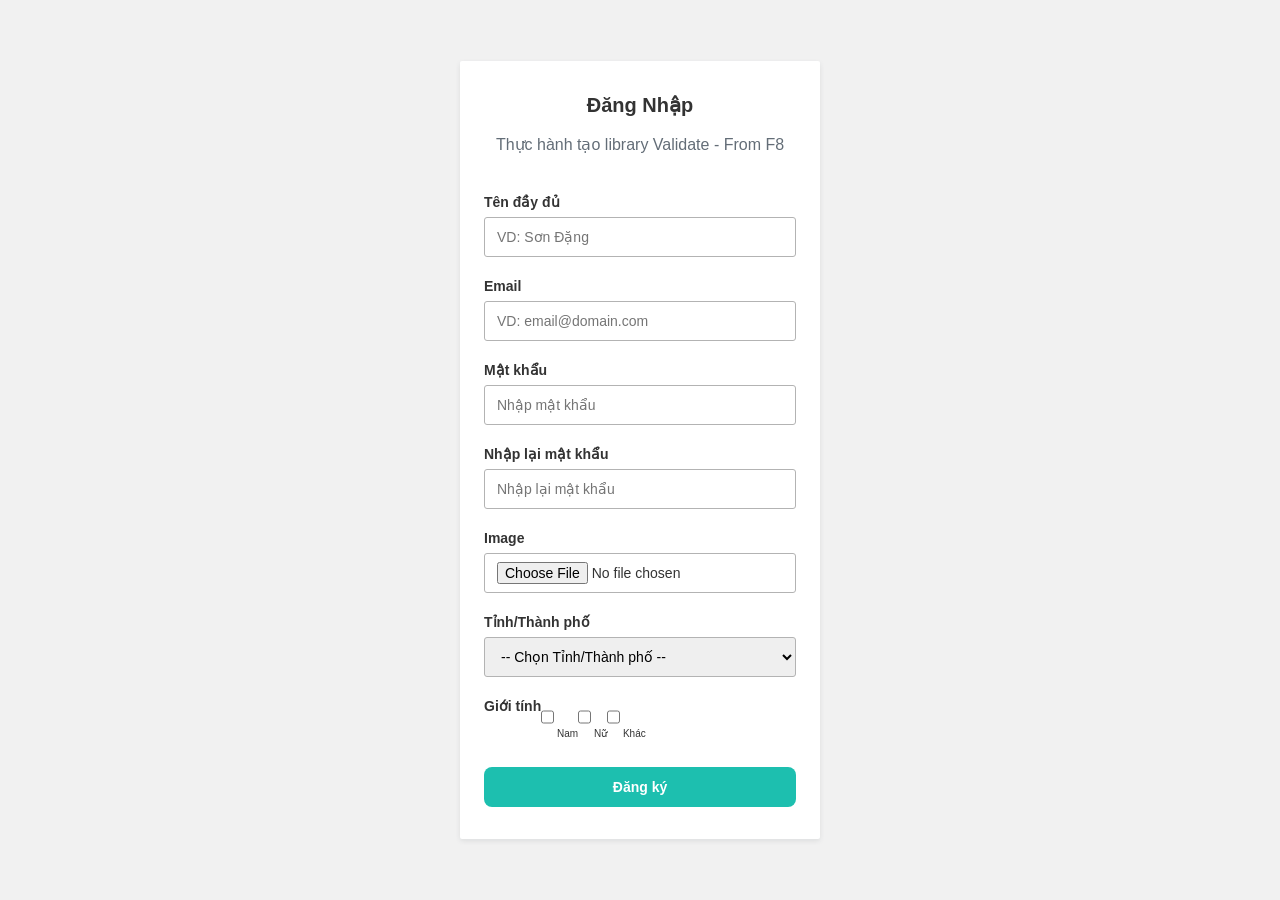
<file: Form/index.html>
<!DOCTYPE html>
<html lang="en">
<head>
    <meta charset="UTF-8">
    <meta name="viewport" content="width=device-width, initial-scale=1.0">
    <title>Login</title>
    <link rel="stylesheet" href="style.css">
</head>
<body>
    <div class="main">

        <form action="" method="POST" class="form" id="form-1">
          <h3 class="heading">Đăng Nhập</h3>
          <p class="desc">Thực hành tạo library Validate - From F8</p>
      
          <div class="spacer"></div>
      
          <div class="form-group">
            <label for="fullname" class="form-label">Tên đầy đủ</label>
            <input id="fullname" name="fullname" type="text" placeholder="VD: Sơn Đặng" class="form-control">
            <span class="form-message"></span>
          </div>
      
          <div class="form-group">
            <label for="email" class="form-label">Email</label>
            <input id="email" name="email" type="text" placeholder="VD: email@domain.com" class="form-control">
            <span class="form-message"></span>
          </div>
      
          <div class="form-group">
            <label for="password" class="form-label">Mật khẩu</label>
            <input id="password" name="password" type="password" placeholder="Nhập mật khẩu" class="form-control">
            <span class="form-message"></span>
          </div>
      
          <div class="form-group">
            <label for="password_confirmation" class="form-label">Nhập lại mật khẩu</label>
            <input id="password_confirmation" name="password_confirmation" placeholder="Nhập lại mật khẩu" type="password" class="form-control">
            <span class="form-message"></span>
          </div>

          <div class="form-group">
            <label for="avatar" class="form-label">Image</label>
            <input id="avatar" name="avatar" type="file" class="form-control">
            <span class="form-message"></span>
          </div>

          <div class="form-group">
            <label for="province" class="form-label">Tỉnh/Thành phố</label>
            <select id="province" name="province" class="form-control">
              <option value="">-- Chọn Tỉnh/Thành phố --</option>
              <option value="saigon">-- Sài Gòn --</option>
              <option value="hanoi">-- Hà nội --</option>
              <option value="vungtau">-- Vũng Tàu --</option>
              <option value="binhduong">-- Binh Duong --</option>
            </select>
            <span class="form-message"></span>
          </div>

          <div class="form-group horizontal">

            <label for="gender-radio" class="form-label">Giới tính</label>
            <div>
              <input name="gender" type="checkbox" value="male" class="form-control">
              Nam
            </div>
            <div>
              <input name="gender" type="checkbox" value="female" class="form-control">
              Nữ
            </div>
            <div>
              <input name="gender" type="checkbox" value="other" class="form-control">
              Khác
            </div>
            <span class="form-message"></span>
          </div>
      
          <button class="form-submit">Đăng ký</button>
        </form>
      </div>
      <script src="./validator.js"></script>
      <script>

        //Expect Output
        Validator({
          form:'#form-1',
          formGroupSelector: '.form-group',
          errorSelector: '.form-message',
          rules: [
          Validator.isRequired('#fullname', 'Vui long nhap ten day du'),
          Validator.isRequired('#email', 'Vui long nhap truong nay'),
          Validator.isEmail('#email', 'Vui long nhap email'),
          Validator.minLength('#password', 6),
          Validator.isRequired('#avatar'),
          Validator.isRequired('#password_confirmation'),
          Validator.isRequired('input[name="gender"]'),
          Validator.isRequired('#province'),
          Validator.isConfirmed('#password_confirmation', function() {
            return document.querySelector('#form-1 #password').value;
          }, 'Mat Khau nhap lai khong chinh xac'),
          ],
          onSubmit: function(data) {
            //Call API
            console.log(data)
          }
        })
      </script>
</body>
</html>
</file>
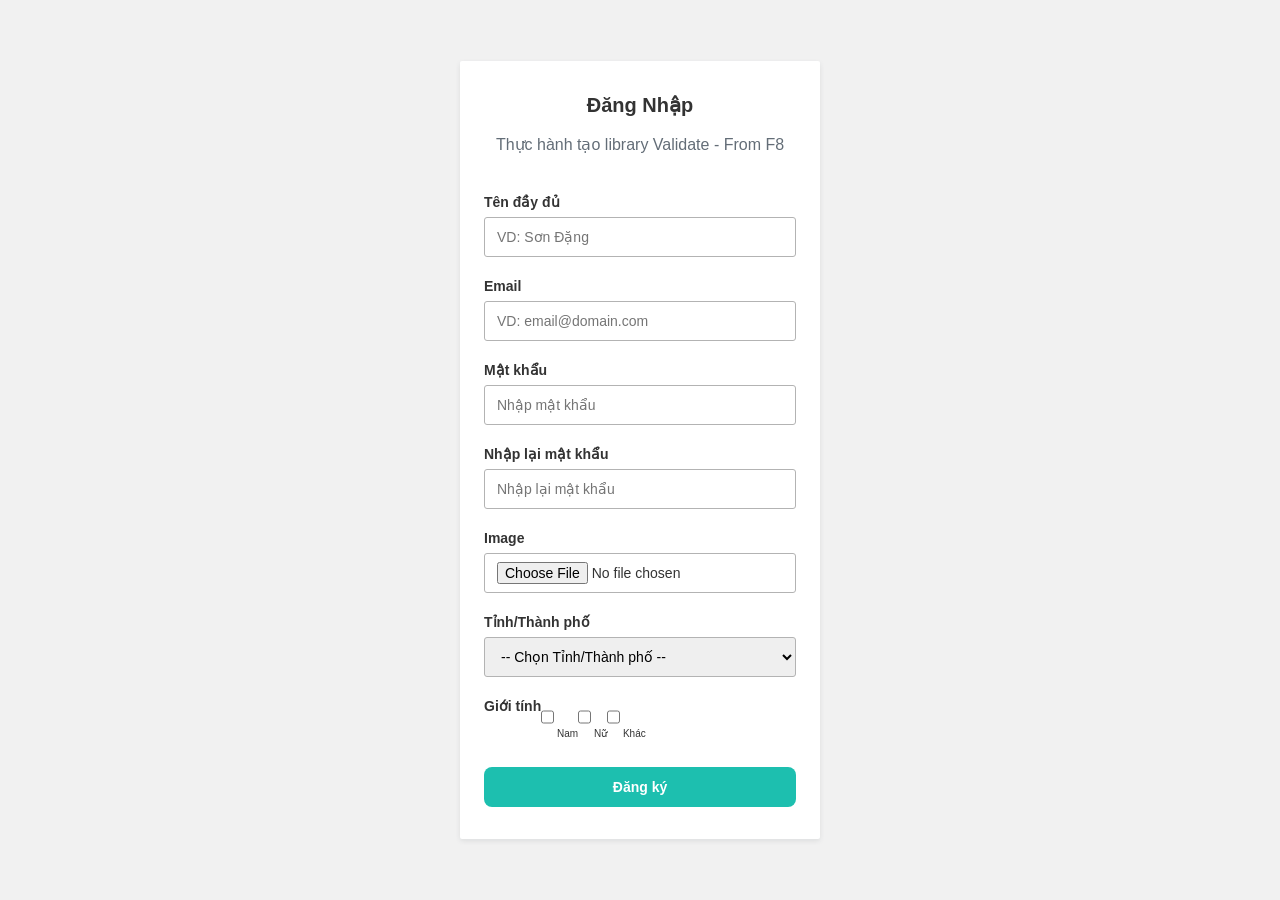
<file: Form2/index.html>
<!DOCTYPE html>
<html lang="en">
<head>
    <meta charset="UTF-8">
    <meta name="viewport" content="width=device-width, initial-scale=1.0">
    <title>Login</title>
    <link rel="stylesheet" href="style.css">
</head>
<body>
    <div class="main">

        <form action="" method="POST" class="form" id="register-form">
          <h3 class="heading">Đăng Nhập</h3>
          <p class="desc">Thực hành tạo library Validate - From F8</p>
      
          <div class="spacer"></div>
      
          <div class="form-group">
            <label for="fullname" class="form-label">Tên đầy đủ</label>
            <input id="fullname" name="fullname" rules="required" type="text" placeholder="VD: Sơn Đặng" class="form-control">
            <span class="form-message"></span>
          </div>
      
          <div class="form-group">
            <label for="email" class="form-label">Email</label>
            <input id="email" name="email" rules="required|email" type="text" placeholder="VD: email@domain.com" class="form-control">
            <span class="form-message"></span>
          </div>
      
          <div class="form-group">
            <label for="password" class="form-label">Mật khẩu</label>
            <input id="password" name="password" rules="required|min:6" type="password" placeholder="Nhập mật khẩu" class="form-control">
            <span class="form-message"></span>
          </div>
      
          <div class="form-group">
            <label for="password_confirmation" class="form-label">Nhập lại mật khẩu</label>
            <input id="password_confirmation" name="password_confirmation" placeholder="Nhập lại mật khẩu" type="password" class="form-control">
            <span class="form-message"></span>
          </div>

          <div class="form-group">
            <label for="avatar" class="form-label">Image</label>
            <input id="avatar" name="avatar" type="file" class="form-control">
            <span class="form-message"></span>
          </div>

          <div class="form-group">
            <label for="province" class="form-label">Tỉnh/Thành phố</label>
            <select id="province" name="province" class="form-control">
              <option value="">-- Chọn Tỉnh/Thành phố --</option>
              <option value="saigon">-- Sài Gòn --</option>
              <option value="hanoi">-- Hà nội --</option>
              <option value="vungtau">-- Vũng Tàu --</option>
              <option value="binhduong">-- Binh Duong --</option>
            </select>
            <span class="form-message"></span>
          </div>

          <div class="form-group horizontal">

            <label for="gender-radio" class="form-label">Giới tính</label>
            <div>
              <input name="gender" type="checkbox" value="male" class="form-control">
              Nam
            </div>
            <div>
              <input name="gender" type="checkbox" value="female" class="form-control">
              Nữ
            </div>
            <div>
              <input name="gender" type="checkbox" value="other" class="form-control">
              Khác
            </div>
            <span class="form-message"></span>
          </div>
      
          <button class="form-submit">Đăng ký</button>
        </form>
      </div>
      <script src="./validator.js"></script>
      <script>
        //1. Mong muon / ki vong / thanh qua => Output la gi?
        Validator('#register-form', {
            onSubmit: function(data) {
                console.log('Call API ...', data)
            }
        })
      </script>
</body>
</html>
</file>
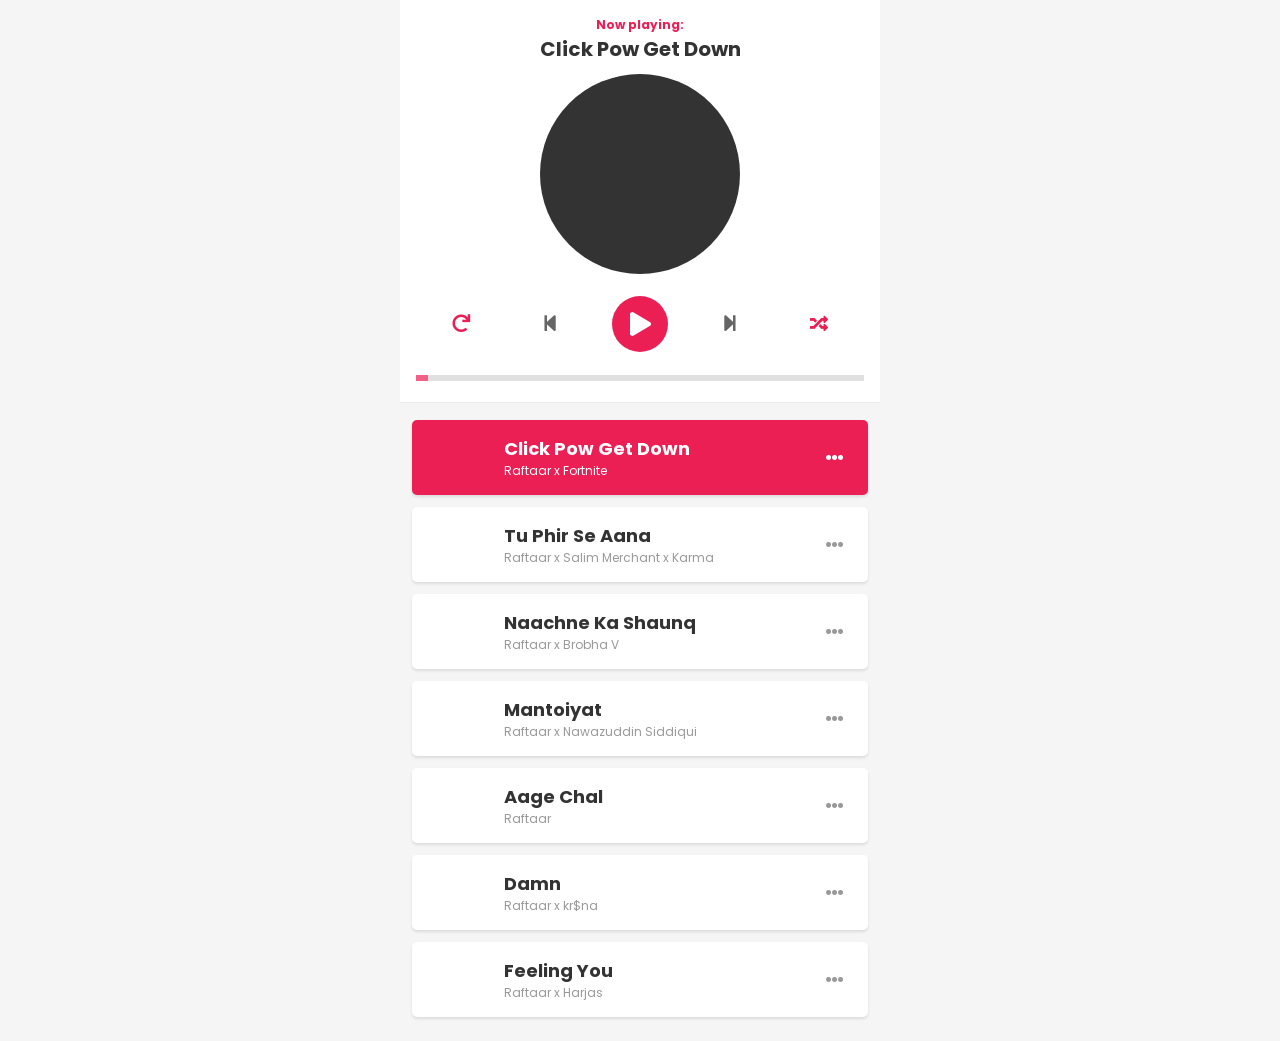
<file: Music Player/index.html>
<!DOCTYPE html>
<html lang="en">
<head>
    <meta charset="UTF-8">
    <meta name="viewport" content="width=device-width, initial-scale=1.0">
    <title>Music player</title>
    <link rel="stylesheet" href="https://cdnjs.cloudflare.com/ajax/libs/font-awesome/5.15.2/css/all.min.css" integrity="sha512-HK5fgLBL+xu6dm/Ii3z4xhlSUyZgTT9tuc/hSrtw6uzJOvgRr2a9jyxxT1ely+B+xFAmJKVSTbpM/CuL7qxO8w==" crossorigin="anonymous" />
    <link rel="preconnect" href="https://fonts.gstatic.com">
    <link rel="stylesheet" href="style.css">
    <link href="https://fonts.googleapis.com/css2?family=Poppins:wght@300;400;600&display=swap" rel="stylesheet">
</head>
<body>

<div class="player">
  <!-- Dashboard -->
  <div class="dashboard">
    <!-- Header -->
    <header>
      <h4>Now playing:</h4>
      <h2>String 57th & 9th</h2>
    </header>

    <!-- CD -->
    <div class="cd">
      <div class="cd-thumb" style="background-image: url('https://i.ytimg.com/vi/jTLhQf5KJSc/maxresdefault.jpg')">
      </div>
    </div>

    <!-- Control -->
    <div class="control">
      <div class="btn btn-repeat">
        <i class="fas fa-redo"></i>
      </div>
      <div class="btn btn-prev">
        <i class="fas fa-step-backward"></i>
      </div>
      <div class="btn btn-toggle-play">
        <i class="fas fa-pause icon-pause"></i>
        <i class="fas fa-play icon-play"></i>
      </div>
      <div class="btn btn-next">
        <i class="fas fa-step-forward"></i>
      </div>
      <div class="btn btn-random">
        <i class="fas fa-random"></i>
      </div>
    </div>

    <input id="progress" class="progress" type="range" value="0" step="1" min="0" max="100">

    <audio id="audio" src=""></audio>
  </div>

  <!-- Playlist -->
  <div class="playlist">
    <div class="song">
      <div class="thumb" style="background-image: url('https://i.ytimg.com/vi/jTLhQf5KJSc/maxresdefault.jpg')">
      </div>
      <div class="body">
        <h3 class="title">Music name</h3>
        <p class="author">Singer</p>
      </div>
      <div class="option">
        <i class="fas fa-ellipsis-h"></i>
      </div>
    </div>
    <div class="song">
      <div class="thumb" style="background-image: url('https://i.ytimg.com/vi/jTLhQf5KJSc/maxresdefault.jpg')">
      </div>
      <div class="body">
        <h3 class="title">Music name</h3>
        <p class="author">Singer</p>
      </div>
      <div class="option">
        <i class="fas fa-ellipsis-h"></i>
      </div>
    </div>
    <div class="song">
      <div class="thumb" style="background-image: url('https://i.ytimg.com/vi/jTLhQf5KJSc/maxresdefault.jpg')">
      </div>
      <div class="body">
        <h3 class="title">Music name</h3>
        <p class="author">Singer</p>
      </div>
      <div class="option">
        <i class="fas fa-ellipsis-h"></i>
      </div>
    </div>
  </div>
</div>
<script src="script.js"></script>
<!-- Design from: https://static.collectui.com/shots/3671744/musicloud-revolutionary-app-for-music-streaming-large -->
</body>
</html>
</file>
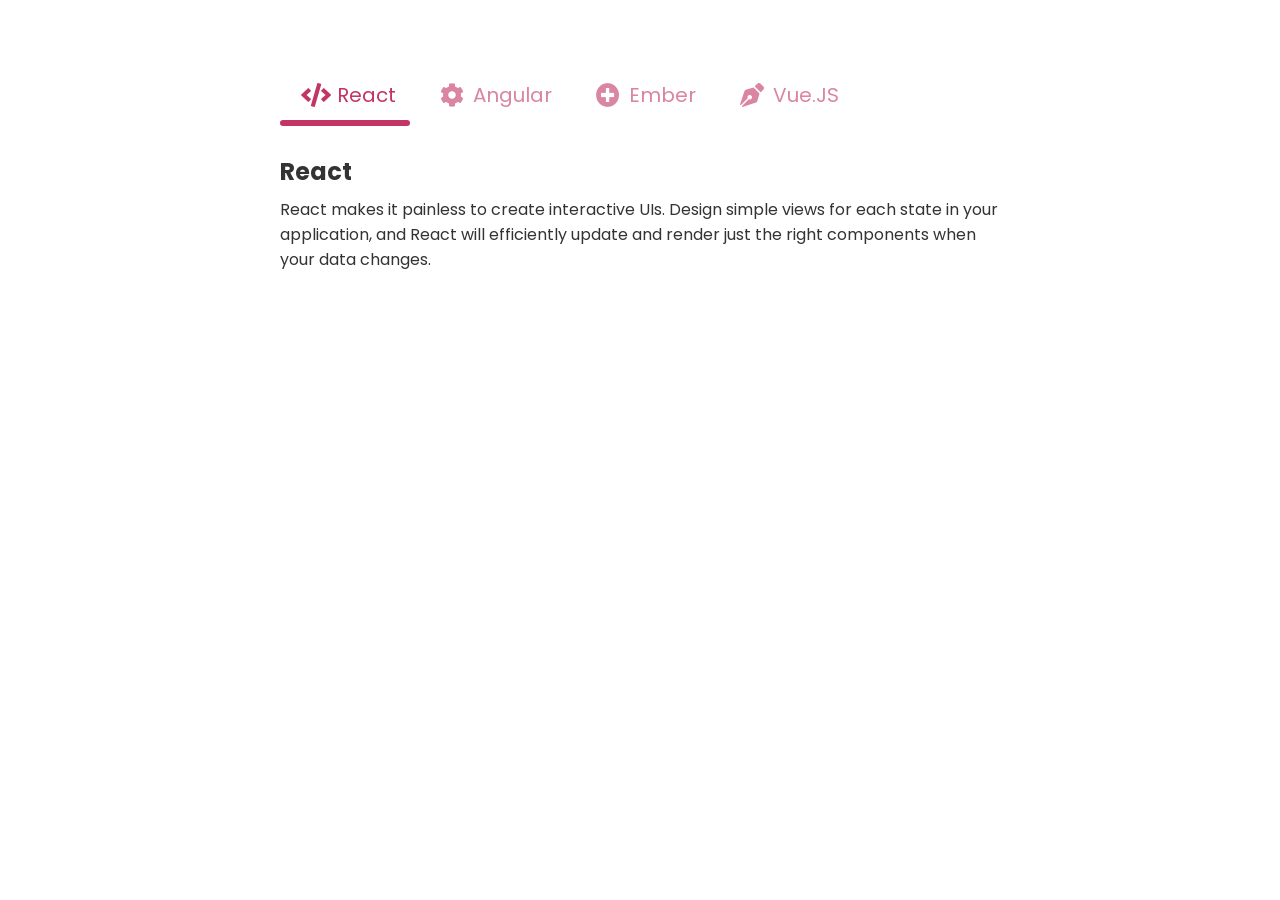
<file: UI Tabs/index.html>
<!DOCTYPE html>
<html lang="en">
<head>
    <meta charset="UTF-8">
    <meta name="viewport" content="width=device-width, initial-scale=1.0">
    <title>UI Tabs</title>
    <link rel="preconnect" href="https://fonts.gstatic.com">
    <link rel="stylesheet" href="https://cdnjs.cloudflare.com/ajax/libs/font-awesome/5.15.2/css/all.min.css" integrity="sha512-HK5fgLBL+xu6dm/Ii3z4xhlSUyZgTT9tuc/hSrtw6uzJOvgRr2a9jyxxT1ely+B+xFAmJKVSTbpM/CuL7qxO8w==" crossorigin="anonymous" />
    <link href="https://fonts.googleapis.com/css2?family=Poppins:wght@300;400;500;600&display=swap" rel="stylesheet">
    <link rel="stylesheet" href="style.css">
</head>
<body>
    <div>
        <div>
            <!-- Tab items -->
            <div class="tabs">
                <div class="tab-item active">
                <i class="tab-icon fas fa-code"></i>
                React
                </div>
                <div class="tab-item">
                <i class="tab-icon fas fa-cog"></i>
                Angular
                </div>
                <div class="tab-item">
                <i class="tab-icon fas fa-plus-circle"></i>
                Ember
                </div>
                <div class="tab-item">
                <i class="tab-icon fas fa-pen-nib"></i>
                Vue.JS
                </div>
                <div class="line"></div>
            </div>
    
            <!-- Tab content -->
            <div class="tab-content">
                <div class="tab-pane active">
                <h2>React</h2>
                <p>React makes it painless to create interactive UIs. Design simple views for each state in your application, and React will efficiently update and render just the right components when your data changes.</p>
                </div>
                <div class="tab-pane">
                <h2>Angular</h2>
                <p>Angular is an application design framework and development platform for creating efficient and sophisticated single-page apps.</p>
                </div>
                <div class="tab-pane">
                <h2>Ember</h2>
                <p>Ember.js is a productive, battle-tested JavaScript framework for building modern web applications. It includes everything you need to build rich UIs that work on any device.</p>
                </div>
                <div class="tab-pane">
                <h2>Vue.js</h2>
                <p>Vue (pronounced /vjuː/, like view) is a progressive framework for building user interfaces. Unlike other monolithic frameworks, Vue is designed from the ground up to be incrementally adoptable. </p>
                </div>
            </div>
            </div>
    </div>
        
<script src="script.js"></script>
</body>
</html>
</file>
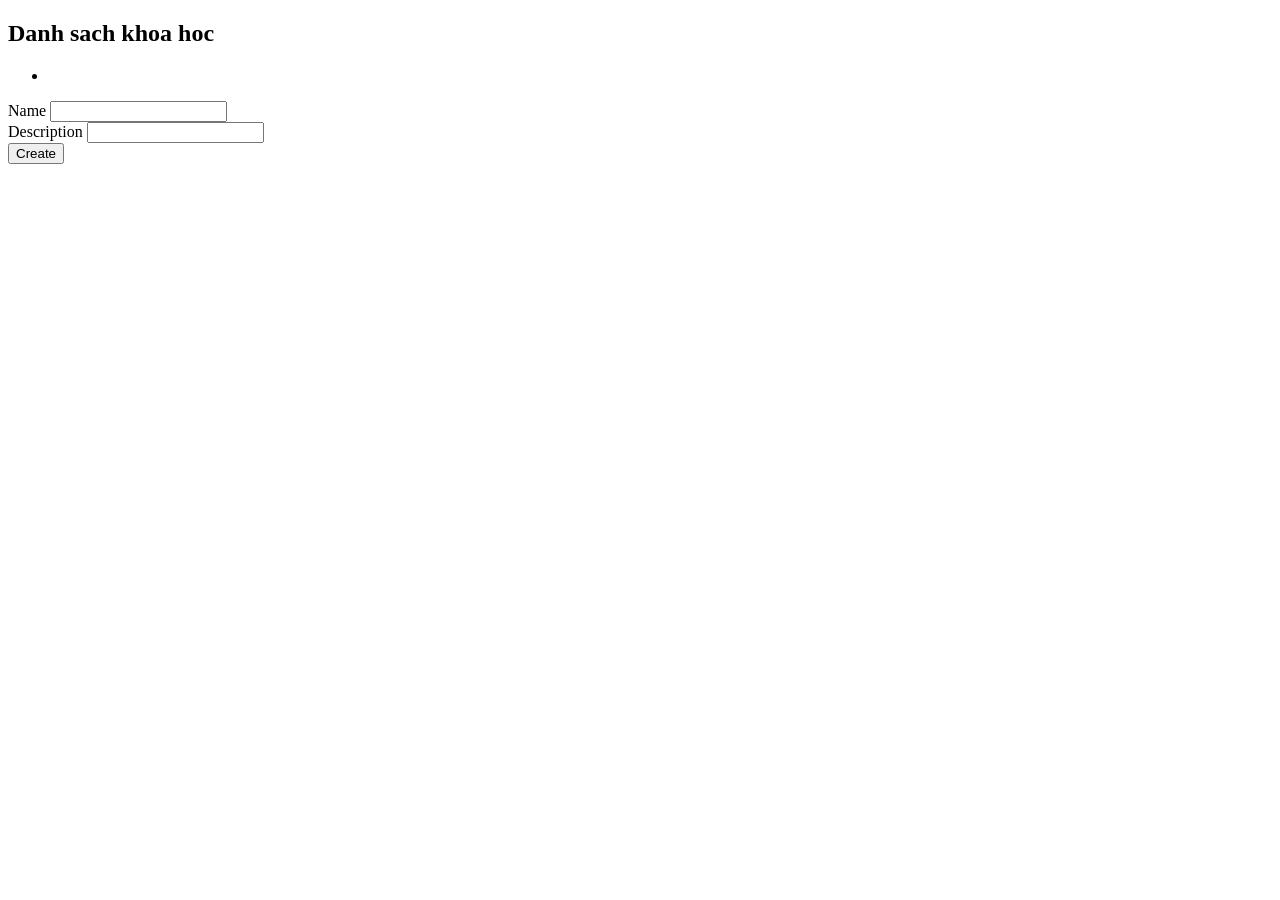
<file: api.html>
<!DOCTYPE html>
<html lang="en">
<head>
    <meta charset="UTF-8">
    <meta name="viewport" content="width=device-width, initial-scale=1.0">
    <title>Document</title>
</head>
<body>
    <div>
        <h2>Danh sach khoa hoc</h2>
        <ul id="list-courses">
        </ul>
        <ul>
            <li id="post-api"></li>
        </ul>
    </div>
    <div>
        <div>
            <label>Name</label>
            <input type="text" name="name">
        </div>
        <div>
            <label>Description</label>
            <input type="text" name="description">
        </div>
        <div>
            <button id="create-btn">Create</button>
        </div>
    </div>
    <script type="module" src="scriptApi.js"></script>
</body>
</html>
</file>
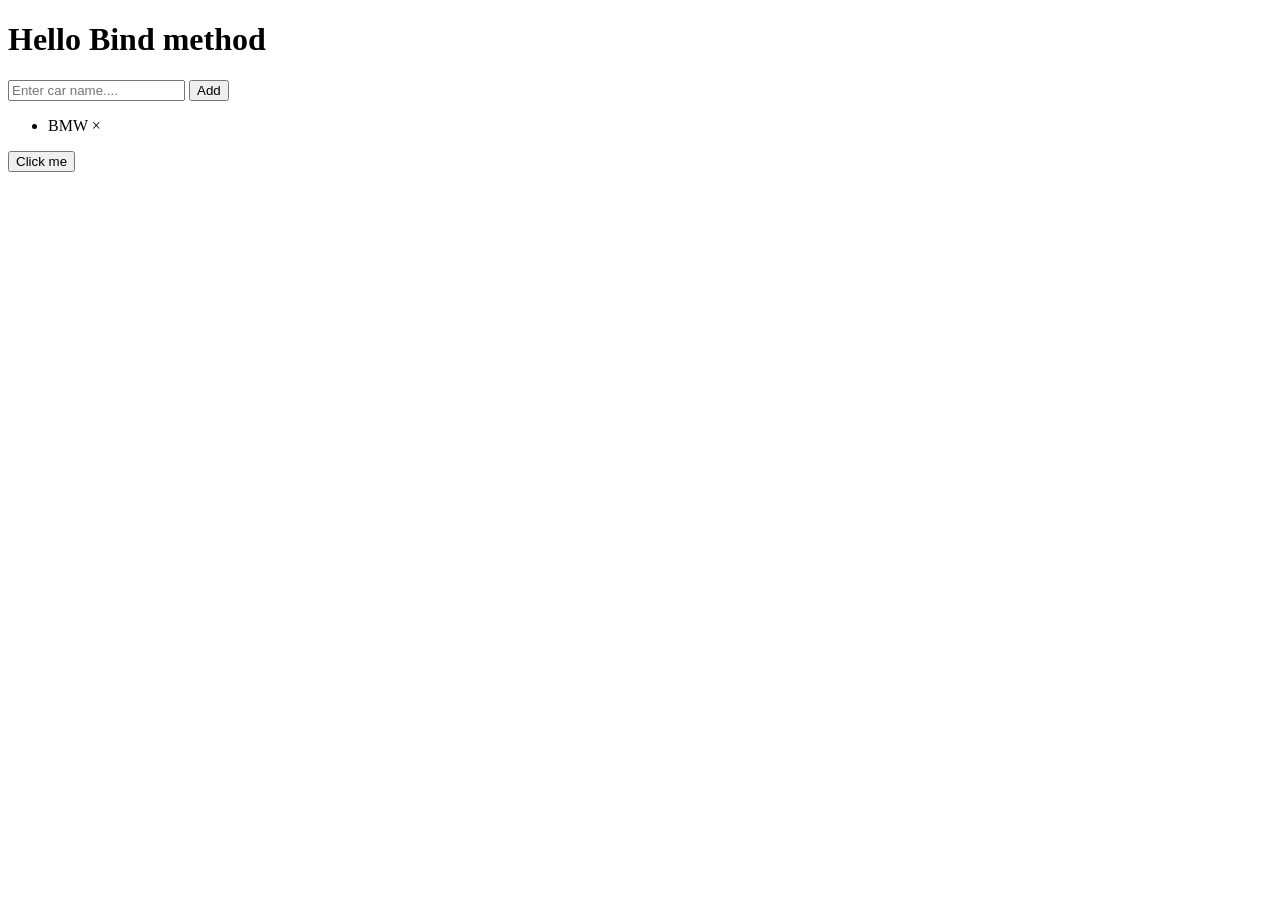
<file: closure.html>
<!DOCTYPE html>
<html lang="en">
<head>
    <meta charset="UTF-8">
    <meta name="viewport" content="width=device-width, initial-scale=1.0">
    <title>Document</title>
</head>
<body>
    <h1 id="heading">Hello Bind method</h1>
    <input type="text" placeholder="Enter car name...." id="input">
    <button id="submit">Add</button>
    <ul id="root"></ul>
    <button>Click me</button>
    <script src="closure.js"></script>
</body>
</html>
</file>
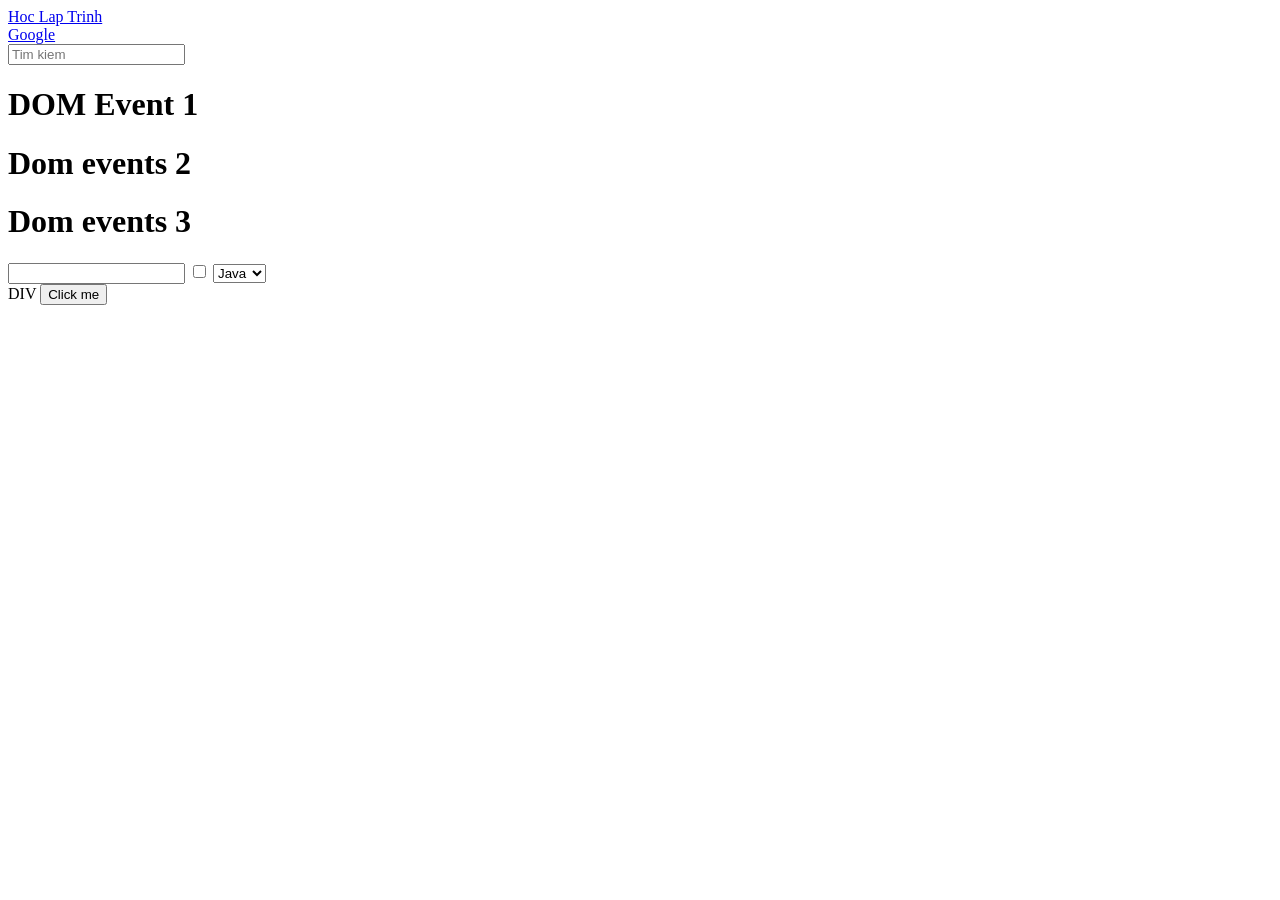
<file: page.html>
<!DOCTYPE html>
<html lang="en">
<head>
    <meta charset="UTF-8">
    <meta name="viewport" content="width=device-width, initial-scale=1.0">
    <title>Document</title>
</head>
<body>
    <a name="a-tag" href="https://f8.edu.vn">Hoc Lap Trinh</a>
    <br>
    <a name="a-tag-2" href="https://google.com.vn">Google</a>
    <br>
    <input placeholder="Tim kiem"/>
    <style>
        ul {
            display: none;
        }
        input:focus ~ ul {
            display: block;
        }
    </style>
    <div>
        <ul>
            <li id="comment-block">Hello</li>
        </ul>
    </div>
    <ul>
        <li>Javascript</li>
        <li>PHP</li>
        <li>Golang</li>
    </ul>
    <div>
        <h1>
            <span>DOM Event 1</span>
        </h1>
        <h1>
            <span>Dom events 2</span>
        </h1>
        <h1>
            <span>Dom events 3</span>
        </h1>
    </div>
    <div>
        <input type="text">
        <input type="checkbox">
        <select>
            <option value="1">Java</option>
            <option value="2">PHP</option>
            <option value="3">.NET</option>
        </select>
    </div>
    <div>
        DIV
        <button id="btn">Click me</button>
    </div>
    <script src="./main.js"></script>
</body>
</html>
</file>
<file: Form/style.css>
* {
    padding: 0;
    margin: 0;
    box-sizing: border-box;
  }
  html {
    color: #333;
    font-size: 62.5%;
    font-family: "Open Sans", sans-serif;
  }
  .main {
    background: #f1f1f1;
    min-height: 100vh;
    display: flex;
    justify-content: center;
  }
  .form {
    width: 360px;
    min-height: 100px;
    padding: 32px 24px;
    text-align: center;
    background: #fff;
    border-radius: 2px;
    margin: 24px;
    align-self: center;
    box-shadow: 0 2px 5px 0 rgba(51, 62, 73, 0.1);
  }
  .form .heading {
    font-size: 2rem;
  }
  .form .desc {
    text-align: center;
    color: #636d77;
    font-size: 1.6rem;
    font-weight: lighter;
    line-height: 2.4rem;
    margin-top: 16px;
    font-weight: 300;
  }
  
  .form-group {
    display: flex;
    margin-bottom: 16px;
    flex-direction: column;
  }
  
  .form-label,
  .form-message {
    text-align: left;
  }
  .form-group.horizontal {
      flex-direction: row;
  }
  
  .form-label {
    font-weight: 700;
    padding-bottom: 6px;
    line-height: 1.8rem;
    font-size: 1.4rem;
  }
  
  .form-control {
    height: 40px;
    padding: 8px 12px;
    border: 1px solid #b3b3b3;
    border-radius: 3px;
    outline: none;
    font-size: 1.4rem;
  }
  
  .form-control:hover {
    border-color: #1dbfaf;
  }
  
  .form-group.invalid .form-control {
    border-color: #f33a58;
  }
  
  .form-group.invalid .form-message {
    color: #f33a58;
  }
  
  .form-message {
    font-size: 1.2rem;
    line-height: 1.6rem;
    padding: 4px 0 0;
  }
  
  .form-submit {
    outline: none;
    background-color: #1dbfaf;
    margin-top: 12px;
    padding: 12px 16px;
    font-weight: 600;
    color: #fff;
    border: none;
    width: 100%;
    font-size: 14px;
    border-radius: 8px;
    cursor: pointer;
  }
  
  .form-submit:hover {
    background-color: #1ac7b6;
  }
  
  .spacer {
    margin-top: 36px;
  }
</file>
<file: Form2/style.css>
* {
    padding: 0;
    margin: 0;
    box-sizing: border-box;
  }
  html {
    color: #333;
    font-size: 62.5%;
    font-family: "Open Sans", sans-serif;
  }
  .main {
    background: #f1f1f1;
    min-height: 100vh;
    display: flex;
    justify-content: center;
  }
  .form {
    width: 360px;
    min-height: 100px;
    padding: 32px 24px;
    text-align: center;
    background: #fff;
    border-radius: 2px;
    margin: 24px;
    align-self: center;
    box-shadow: 0 2px 5px 0 rgba(51, 62, 73, 0.1);
  }
  .form .heading {
    font-size: 2rem;
  }
  .form .desc {
    text-align: center;
    color: #636d77;
    font-size: 1.6rem;
    font-weight: lighter;
    line-height: 2.4rem;
    margin-top: 16px;
    font-weight: 300;
  }
  
  .form-group {
    display: flex;
    margin-bottom: 16px;
    flex-direction: column;
  }
  
  .form-label,
  .form-message {
    text-align: left;
  }
  .form-group.horizontal {
      flex-direction: row;
  }
  
  .form-label {
    font-weight: 700;
    padding-bottom: 6px;
    line-height: 1.8rem;
    font-size: 1.4rem;
  }
  
  .form-control {
    height: 40px;
    padding: 8px 12px;
    border: 1px solid #b3b3b3;
    border-radius: 3px;
    outline: none;
    font-size: 1.4rem;
  }
  
  .form-control:hover {
    border-color: #1dbfaf;
  }
  
  .form-group.invalid .form-control {
    border-color: #f33a58;
  }
  
  .form-group.invalid .form-message {
    color: #f33a58;
  }
  
  .form-message {
    font-size: 1.2rem;
    line-height: 1.6rem;
    padding: 4px 0 0;
  }
  
  .form-submit {
    outline: none;
    background-color: #1dbfaf;
    margin-top: 12px;
    padding: 12px 16px;
    font-weight: 600;
    color: #fff;
    border: none;
    width: 100%;
    font-size: 14px;
    border-radius: 8px;
    cursor: pointer;
  }
  
  .form-submit:hover {
    background-color: #1ac7b6;
  }
  
  .spacer {
    margin-top: 36px;
  }
</file>
<file: Music Player/style.css>
:root {
    --primary-color: #ec1f55;
    --text-color: #333;
  }
  
  * {
    padding: 0;
    margin: 0;
    box-sizing: inherit;
  }
  
  body {
    background-color: #f5f5f5;
  }
  
  html {
    box-sizing: border-box;
    font-family: "Poppins", sans-serif;
  }
  
  .player {
    position: relative;
    max-width: 480px;
    margin: 0 auto;
  }
  
  .player .icon-pause {
    display: none;
  }
  
  .player.playing .icon-pause {
    display: inline-block;
  }
  
  .player.playing .icon-play {
    display: none;
  }
  
  .dashboard {
    padding: 16px 16px 14px;
    background-color: #fff;
    position: fixed;
    top: 0;
    width: 100%;
    max-width: 480px;
    border-bottom: 1px solid #ebebeb;
  }
  
  /* HEADER */
  header {
    text-align: center;
    margin-bottom: 10px;
  }
  
  header h4 {
    color: var(--primary-color);
    font-size: 12px;
  }
  
  header h2 {
    color: var(--text-color);
    font-size: 20px;
  }
  
  /* CD */
  .cd {
    display: flex;
    margin: auto;
    width: 200px;
  }
  
  .cd-thumb {
    width: 100%;
    padding-top: 100%;
    border-radius: 50%;
    background-color: #333;
    background-size: cover;
    margin: auto;
  }
  
  /* CONTROL */
  .control {
    display: flex;
    align-items: center;
    justify-content: space-around;
    padding: 18px 0 8px 0;
  }
  
  .control .btn {
    color: #666;
    padding: 18px;
    font-size: 18px;
  }
  
  .control .btn.active {
    color: var(--primary-color);
  }
  
  .control .btn-toggle-play {
    width: 56px;
    height: 56px;
    border-radius: 50%;
    font-size: 24px;
    color: #fff;
    display: flex;
    align-items: center;
    justify-content: center;
    background-color: var(--primary-color);
  }
  
  .progress {
    width: 100%;
    -webkit-appearance: none;
    height: 6px;
    background: #d3d3d3;
    outline: none;
    opacity: 0.7;
    -webkit-transition: 0.2s;
    transition: opacity 0.2s;
  }
  
  .progress::-webkit-slider-thumb {
    -webkit-appearance: none;
    appearance: none;
    width: 12px;
    height: 6px;
    background-color: var(--primary-color);
    cursor: pointer;
  }
  
  /* PLAYLIST */
  .playlist {
    margin-top: 408px;
    padding: 12px;
  }
  
  .song {
    display: flex;
    align-items: center;
    margin-bottom: 12px;
    background-color: #fff;
    padding: 8px 16px;
    border-radius: 5px;
    box-shadow: 0 2px 3px rgba(0, 0, 0, 0.1);
  }
  
  .song.active {
    background-color: var(--primary-color);
  }
  
  .song:active {
    opacity: 0.8;
  }
  
  .song.active .option,
  .song.active .author,
  .song.active .title {
    color: #fff;
  }
  
  .song .thumb {
    width: 44px;
    height: 44px;
    border-radius: 50%;
    background-size: cover;
    margin: 0 8px;
  }
  
  .song .body {
    flex: 1;
    padding: 0 16px;
  }
  
  .song .title {
    font-size: 18px;
    color: var(--text-color);
  }
  
  .song .author {
    font-size: 12px;
    color: #999;
  }
  
  .song .option {
    padding: 16px 8px;
    color: #999;
    font-size: 18px;
  }
</file>
<file: UI Tabs/style.css>
* {
    padding: 0;
    margin: 0;
    box-sizing: border-box;
  }
  body {
    display: flex;
    font-family: "Poppins", sans-serif;
  }
  body > div {
    margin: 5% auto 0;
    max-width: 720px;
  }
  .tabs {
    display: flex;
    position: relative;
  }
  .tabs .line {
    position: absolute;
    left: 0;
    bottom: 0;
    width: 0;
    height: 6px;
    border-radius: 15px;
    background-color: #c23564;
    transition: all 0.2s ease;
  }
  .tab-item {
    min-width: 80px;
    padding: 16px 20px 11px 20px;
    font-size: 20px;
    text-align: center;
    color: #c23564;
    background-color: #fff;
    border-top-left-radius: 5px;
    border-top-right-radius: 5px;
    border-bottom: 5px solid transparent;
    opacity: 0.6;
    cursor: pointer;
    transition: all 0.5s ease;
  }
  .tab-icon {
    font-size: 24px;
    width: 32px;
    position: relative;
    top: 2px;
  }
  .tab-item:hover {
    opacity: 1;
    background-color: rgba(194, 53, 100, 0.05);
    border-color: rgba(194, 53, 100, 0.1);
  }
  .tab-item.active {
    opacity: 1;
  }
  .tab-content {
    padding: 28px 0;
  }
  .tab-pane {
    color: #333;
    display: none;
  }
  .tab-pane.active {
    display: block;
  }
  .tab-pane h2 {
    font-size: 24px;
    margin-bottom: 8px;
  }
</file>
